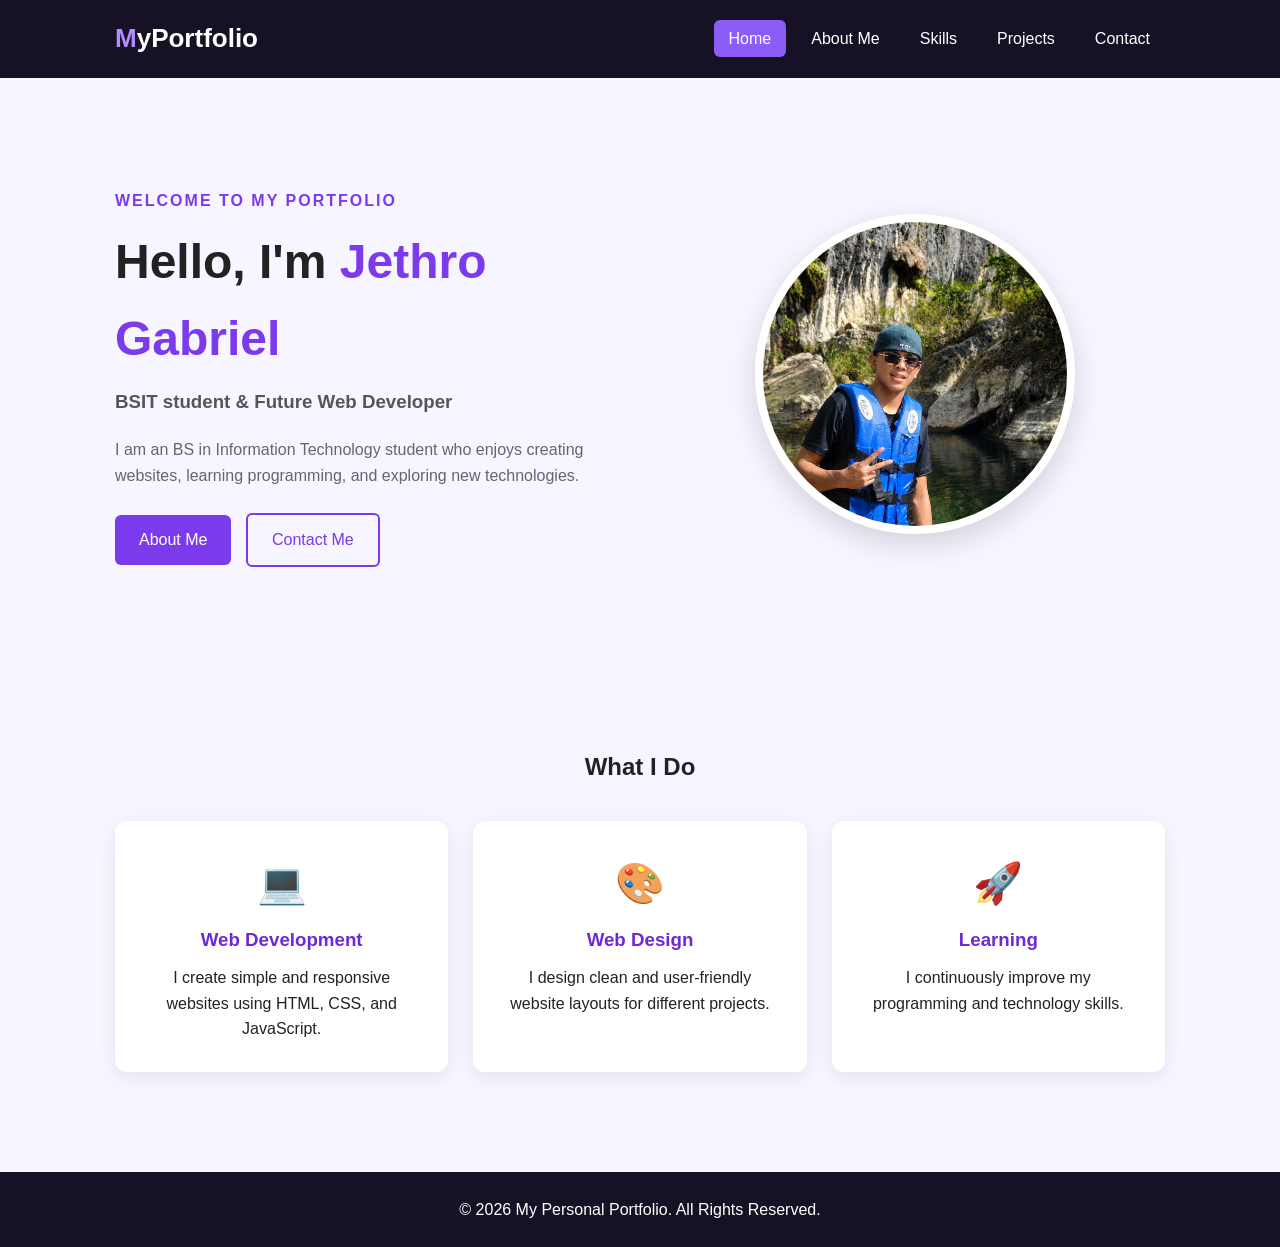
<file: index.html>
<!DOCTYPE html>
<html lang="en">
<head>
    <meta charset="UTF-8">
    <meta name="viewport" content="width=device-width, initial-scale=1.0">
    <title>My Portfolio | Home</title>

    <link rel="stylesheet" href="style.css">
</head>

<body>

<header>
    <nav class="navbar">
        <h1 class="logo">MyPortfolio</h1>

        <button class="menu-btn" onclick="toggleMenu()">☰</button>

        <ul id="navMenu">
            <li><a href="index.html" class="active">Home</a></li>
            <li><a href="about.html">About Me</a></li>
            <li><a href="skills.html">Skills</a></li>
            <li><a href="projects.html">Projects</a></li>
            <li><a href="contact.html">Contact</a></li>
        </ul>
    </nav>
</header>

<main>

<section class="hero">

    <div class="hero-text">
        <p class="welcome">WELCOME TO MY PORTFOLIO</p>

        <h2>Hello, I'm <span>Jethro Gabriel</span></h2>

        <h3>BSIT student & Future Web Developer</h3>

        <p>
            I am an BS in Information Technology student
            who enjoys creating websites, learning programming,
            and exploring new technologies.
        </p>

        <div class="buttons">
            <a href="about.html" class="btn">About Me</a>
            <a href="contact.html" class="btn outline">Contact Me</a>
        </div>
    </div>

    <div class="hero-image">
        <img src="jethro.jpg.jpg" alt="My Profile Picture">
    </div>

</section>

<section class="quick-section">

    <h2>What I Do</h2>

    <div class="cards">

        <div class="card">
            <div class="icon">💻</div>
            <h3>Web Development</h3>
            <p>
                I create simple and responsive websites
                using HTML, CSS, and JavaScript.
            </p>
        </div>

        <div class="card">
            <div class="icon">🎨</div>
            <h3>Web Design</h3>
            <p>
                I design clean and user-friendly website layouts
                for different projects.
            </p>
        </div>

        <div class="card">
            <div class="icon">🚀</div>
            <h3>Learning</h3>
            <p>
                I continuously improve my programming and
                technology skills.
            </p>
        </div>

    </div>

</section>

</main>

<footer>
    <p>© 2026 My Personal Portfolio. All Rights Reserved.</p>
</footer>

<script src="script.js"></script>

</body>
</html>
</file>
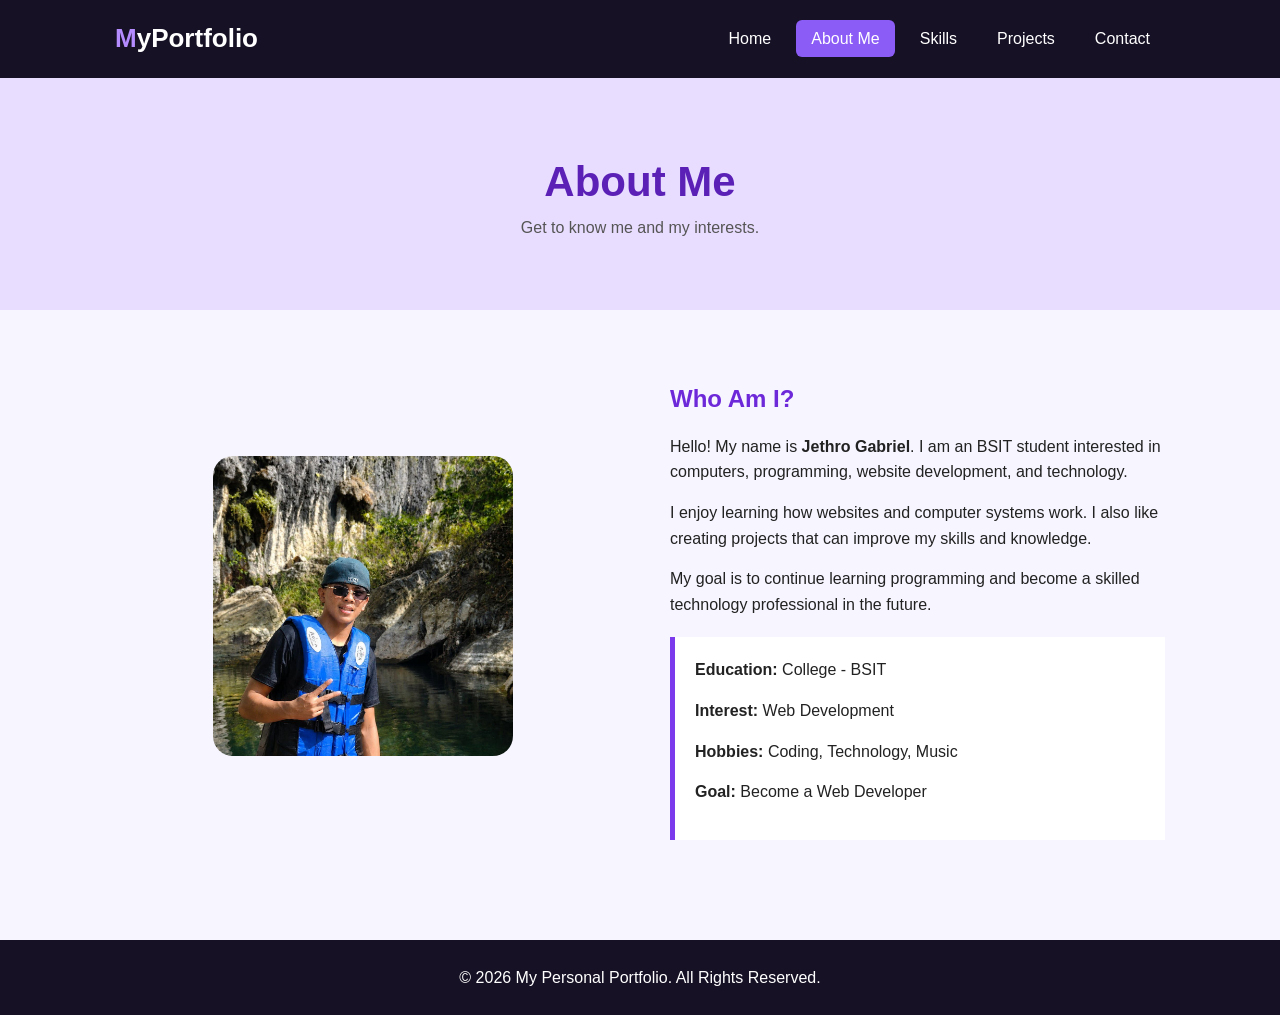
<file: about.html>
<!DOCTYPE html>
<html lang="en">
<head>
    <meta charset="UTF-8">
    <meta name="viewport" content="width=device-width, initial-scale=1.0">

    <title>About Me | My Portfolio</title>

    <link rel="stylesheet" href="style.css">
</head>

<body>

<header>
    <nav class="navbar">

        <h1 class="logo">MyPortfolio</h1>

        <button class="menu-btn" onclick="toggleMenu()">☰</button>

        <ul id="navMenu">
            <li><a href="index.html">Home</a></li>
            <li><a href="about.html" class="active">About Me</a></li>
            <li><a href="skills.html">Skills</a></li>
            <li><a href="projects.html">Projects</a></li>
            <li><a href="contact.html">Contact</a></li>
        </ul>

    </nav>
</header>

<main>

<section class="page-header">
    <h2>About Me</h2>
    <p>Get to know me and my interests.</p>
</section>

<section class="about-section">

    <div class="about-image">
        <img src="jethro.jpg.jpg" alt="Profile Picture">
    </div>

    <div class="about-text">

        <h2>Who Am I?</h2>

        <p>
            Hello! My name is <strong>Jethro Gabriel</strong>.
            I am an BSIT student interested in computers,
            programming, website development, and technology.
        </p>

        <p>
            I enjoy learning how websites and computer systems
            work. I also like creating projects that can improve
            my skills and knowledge.
        </p>

        <p>
            My goal is to continue learning programming and
            become a skilled technology professional in the future.
        </p>

        <div class="info-box">
            <p><strong>Education:</strong> College - BSIT</p>
            <p><strong>Interest:</strong> Web Development</p>
            <p><strong>Hobbies:</strong> Coding, Technology, Music</p>
            <p><strong>Goal:</strong> Become a Web Developer</p>
        </div>

    </div>

</section>

</main>

<footer>
    <p>© 2026 My Personal Portfolio. All Rights Reserved.</p>
</footer>

<script src="script.js"></script>

</body>
</html>
</file>
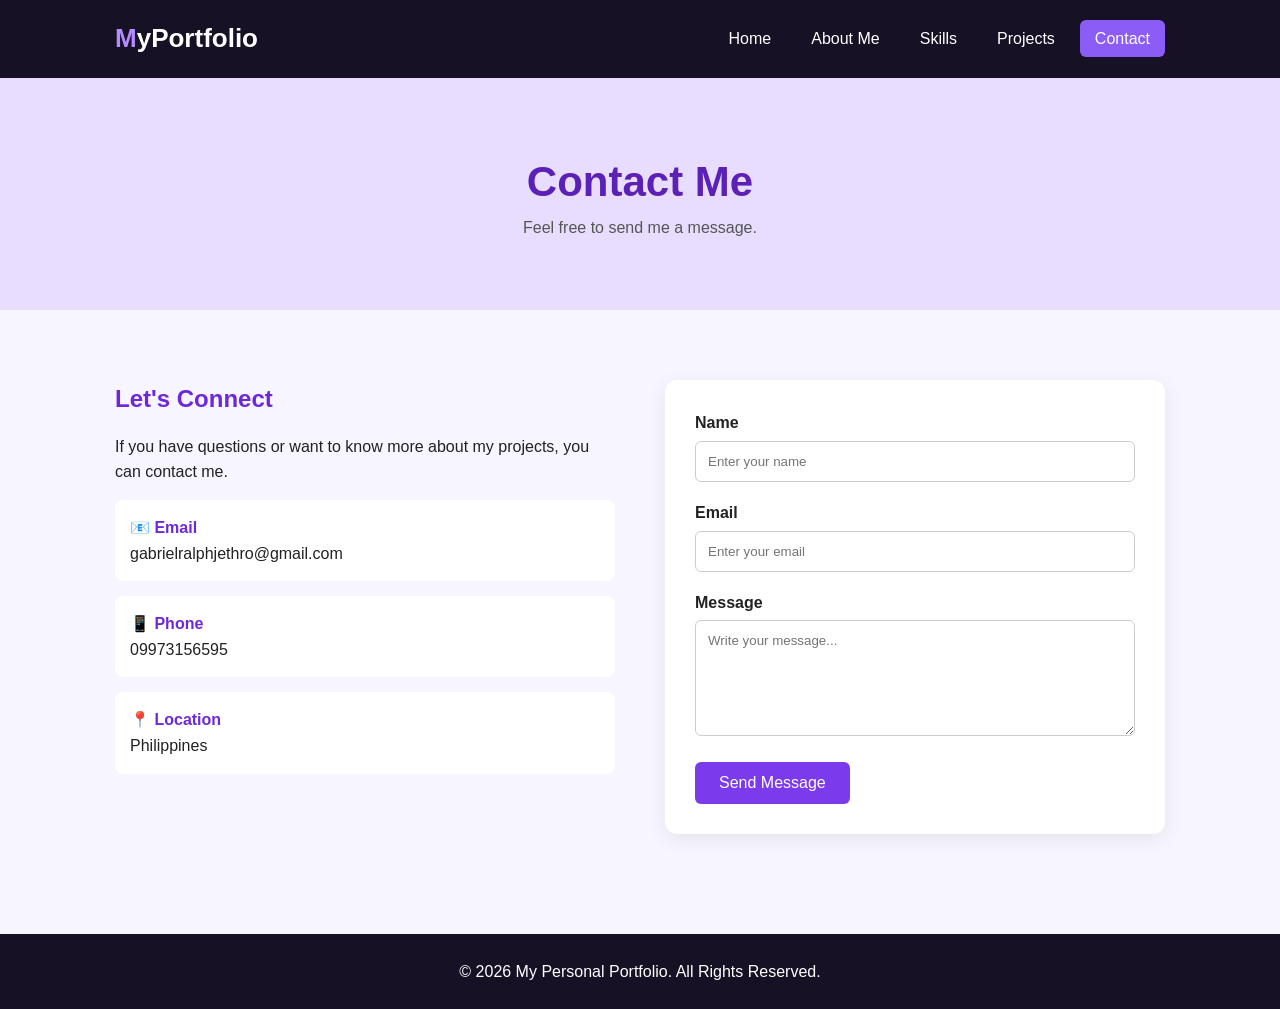
<file: contact.html>
<!DOCTYPE html>
<html lang="en">

<head>

    <meta charset="UTF-8">

    <meta name="viewport"
          content="width=device-width, initial-scale=1.0">

    <title>Contact | My Portfolio</title>

    <link rel="stylesheet" href="style.css">

</head>

<body>

<header>

    <nav class="navbar">

        <h1 class="logo">MyPortfolio</h1>

        <button class="menu-btn" onclick="toggleMenu()">☰</button>

        <ul id="navMenu">

            <li><a href="index.html">Home</a></li>
            <li><a href="about.html">About Me</a></li>
            <li><a href="skills.html">Skills</a></li>
            <li><a href="projects.html">Projects</a></li>
            <li><a href="contact.html" class="active">Contact</a></li>

        </ul>

    </nav>

</header>

<main>

<section class="page-header">

    <h2>Contact Me</h2>

    <p>Feel free to send me a message.</p>

</section>

<section class="contact-section">

    <div class="contact-info">

        <h2>Let's Connect</h2>

        <p>
            If you have questions or want to know more
            about my projects, you can contact me.
        </p>

        <div class="contact-item">
            <strong>📧 Email</strong>
            <p>gabrielralphjethro@gmail.com</p>
        </div>

        <div class="contact-item">
            <strong>📱 Phone</strong>
            <p>09973156595</p>
        </div>

        <div class="contact-item">
            <strong>📍 Location</strong>
            <p>Philippines</p>
        </div>

    </div>


    <form id="contactForm">

        <label for="name">Name</label>

        <input
            type="text"
            id="name"
            placeholder="Enter your name"
            required
        >


        <label for="email">Email</label>

        <input
            type="email"
            id="email"
            placeholder="Enter your email"
            required
        >


        <label for="message">Message</label>

        <textarea
            id="message"
            rows="6"
            placeholder="Write your message..."
            required
        ></textarea>


        <button type="submit" class="btn">
            Send Message
        </button>

    </form>

</section>

</main>

<footer>

    <p>© 2026 My Personal Portfolio. All Rights Reserved.</p>

</footer>

<script src="script.js"></script>

</body>

</html>
</file>
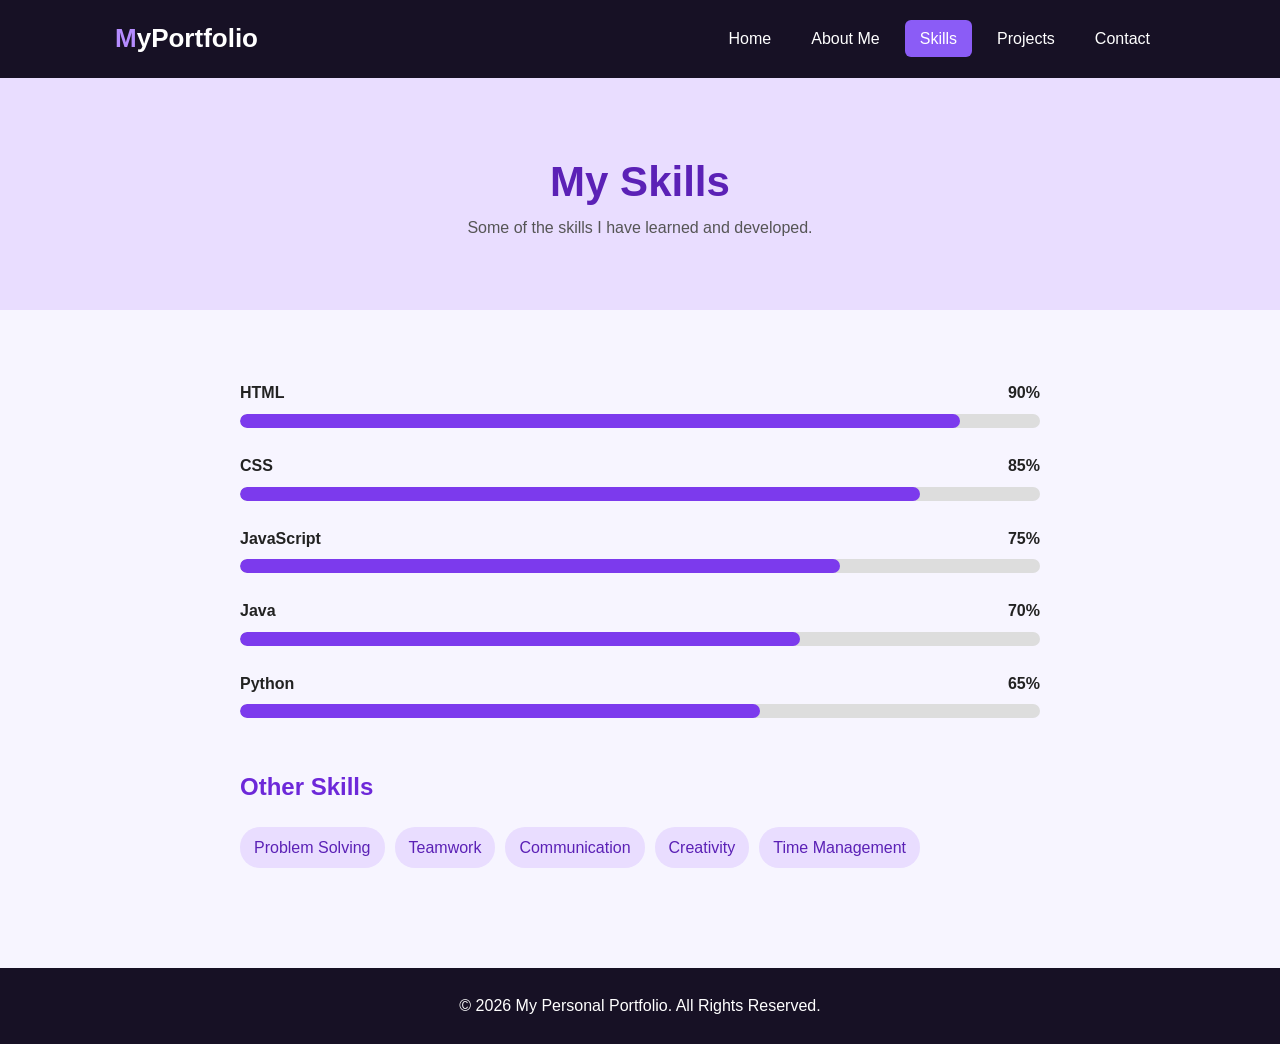
<file: skills.html>
<!DOCTYPE html>
<html lang="en">
<head>

    <meta charset="UTF-8">
    <meta name="viewport" content="width=device-width, initial-scale=1.0">

    <title>Skills | My Portfolio</title>

    <link rel="stylesheet" href="style.css">

</head>

<body>

<header>

    <nav class="navbar">

        <h1 class="logo">MyPortfolio</h1>

        <button class="menu-btn" onclick="toggleMenu()">☰</button>

        <ul id="navMenu">

            <li><a href="index.html">Home</a></li>
            <li><a href="about.html">About Me</a></li>
            <li><a href="skills.html" class="active">Skills</a></li>
            <li><a href="projects.html">Projects</a></li>
            <li><a href="contact.html">Contact</a></li>

        </ul>

    </nav>

</header>

<main>

<section class="page-header">

    <h2>My Skills</h2>

    <p>Some of the skills I have learned and developed.</p>

</section>

<section class="skills-section">

    <div class="skill">

        <div class="skill-title">
            <span>HTML</span>
            <span>90%</span>
        </div>

        <div class="progress">
            <div class="progress-bar html"></div>
        </div>

    </div>


    <div class="skill">

        <div class="skill-title">
            <span>CSS</span>
            <span>85%</span>
        </div>

        <div class="progress">
            <div class="progress-bar css"></div>
        </div>

    </div>


    <div class="skill">

        <div class="skill-title">
            <span>JavaScript</span>
            <span>75%</span>
        </div>

        <div class="progress">
            <div class="progress-bar javascript"></div>
        </div>

    </div>


    <div class="skill">

        <div class="skill-title">
            <span>Java</span>
            <span>70%</span>
        </div>

        <div class="progress">
            <div class="progress-bar java"></div>
        </div>

    </div>


    <div class="skill">

        <div class="skill-title">
            <span>Python</span>
            <span>65%</span>
        </div>

        <div class="progress">

            <div class="progress-bar python"></div>

        </div>

    </div>


    <div class="other-skills">

        <h2>Other Skills</h2>

        <div class="skill-tags">

            <span>Problem Solving</span>
            <span>Teamwork</span>
            <span>Communication</span>
            <span>Creativity</span>
            <span>Time Management</span>

        </div>

    </div>

</section>

</main>

<footer>

    <p>© 2026 My Personal Portfolio. All Rights Reserved.</p>

</footer>

<script src="script.js"></script>

</body>
</html>
</file>
<file: style.css>
* {
    margin: 0;
    padding: 0;
    box-sizing: border-box;
}

html {
    scroll-behavior: smooth;
}

body {
    font-family: Arial, sans-serif;
    background: #f7f5ff;
    color: #222;
    line-height: 1.6;
}

/* NAVIGATION */

header {
    background: #171125;
    position: sticky;
    top: 0;
    z-index: 1000;
}

.navbar {
    max-width: 1100px;
    margin: auto;
    padding: 18px 25px;

    display: flex;
    align-items: center;
    justify-content: space-between;
}

.logo {
    color: white;
    font-size: 26px;
}

.logo::first-letter {
    color: #b58cff;
}

.navbar ul {
    display: flex;
    list-style: none;
    gap: 10px;
}

.navbar a {
    color: white;
    text-decoration: none;
    padding: 10px 15px;
    border-radius: 6px;
    transition: 0.3s;
}

.navbar a:hover,
.navbar a.active {
    background: #8b5cf6;
}

.menu-btn {
    display: none;
    background: none;
    color: white;
    border: none;
    font-size: 28px;
    cursor: pointer;
}

/* HERO */

.hero {
    max-width: 1100px;
    min-height: 600px;
    margin: auto;
    padding: 70px 25px;

    display: flex;
    align-items: center;
    justify-content: space-between;
    gap: 50px;
}

.hero-text {
    flex: 1;
}

.welcome {
    color: #7c3aed;
    font-weight: bold;
    letter-spacing: 2px;
}

.hero h2 {
    font-size: 48px;
    margin: 10px 0;
}

.hero h2 span {
    color: #7c3aed;
}

.hero h3 {
    color: #555;
    margin-bottom: 20px;
}

.hero-text > p:not(.welcome) {
    max-width: 600px;
    color: #666;
}

.hero-image {
    flex: 1;
    text-align: center;
}

.hero-image img {
    width: 320px;
    height: 320px;
    object-fit: cover;

    border-radius: 50%;

    border: 8px solid white;

    box-shadow: 0 10px 30px rgba(0,0,0,0.15);
}

/* BUTTONS */

.buttons {
    margin-top: 25px;
}

.btn {
    display: inline-block;

    background: #7c3aed;
    color: white;

    padding: 12px 24px;

    border: none;
    border-radius: 6px;

    text-decoration: none;
    cursor: pointer;

    font-size: 16px;

    transition: 0.3s;
}

.btn:hover {
    background: #5b21b6;
    transform: translateY(-2px);
}

.btn.outline {
    background: transparent;
    color: #7c3aed;
    border: 2px solid #7c3aed;
    margin-left: 10px;
}

.btn.outline:hover {
    background: #7c3aed;
    color: white;
}

/* GENERAL SECTIONS */

.quick-section,
.skills-section,
.projects-section,
.contact-section,
.about-section {
    max-width: 1100px;
    margin: auto;
    padding: 70px 25px;
}

.quick-section > h2 {
    text-align: center;
    margin-bottom: 35px;
}

/* CARDS */

.cards {
    display: grid;
    grid-template-columns: repeat(3, 1fr);
    gap: 25px;
}

.card {
    background: white;
    padding: 30px;
    border-radius: 12px;
    text-align: center;

    box-shadow: 0 5px 20px rgba(0,0,0,0.08);

    transition: 0.3s;
}

.card:hover {
    transform: translateY(-8px);
}

.icon {
    font-size: 40px;
    margin-bottom: 10px;
}

.card h3 {
    color: #6d28d9;
    margin-bottom: 10px;
}

/* PAGE HEADER */

.page-header {
    background: #e9ddff;
    text-align: center;
    padding: 70px 20px;
}

.page-header h2 {
    font-size: 42px;
    color: #5b21b6;
}

.page-header p {
    color: #555;
}

/* ABOUT */

.about-section {
    display: flex;
    align-items: center;
    gap: 60px;
}

.about-image {
    flex: 1;
    text-align: center;
}

.about-image img {
    width: 300px;
    height: 300px;
    object-fit: cover;
    border-radius: 20px;
}

.about-text {
    flex: 1;
}

.about-text h2 {
    color: #6d28d9;
    margin-bottom: 15px;
}

.about-text p {
    margin-bottom: 15px;
}

.info-box {
    background: white;
    padding: 20px;
    border-left: 5px solid #7c3aed;
    margin-top: 20px;
}

/* SKILLS */

.skills-section {
    max-width: 850px;
}

.skill {
    margin-bottom: 25px;
}

.skill-title {
    display: flex;
    justify-content: space-between;
    font-weight: bold;
    margin-bottom: 8px;
}

.progress {
    height: 14px;
    background: #ddd;
    border-radius: 20px;
    overflow: hidden;
}

.progress-bar {
    height: 100%;
    background: #7c3aed;
    border-radius: 20px;
}

.progress-bar.html {
    width: 90%;
}

.progress-bar.css {
    width: 85%;
}

.progress-bar.javascript {
    width: 75%;
}

.progress-bar.java {
    width: 70%;
}

.progress-bar.python {
    width: 65%;
}

.other-skills {
    margin-top: 50px;
}

.other-skills h2 {
    color: #6d28d9;
    margin-bottom: 20px;
}

.skill-tags {
    display: flex;
    flex-wrap: wrap;
    gap: 10px;
}

.skill-tags span,
.project-tech span {
    background: #e9ddff;
    color: #5b21b6;
    padding: 8px 14px;
    border-radius: 20px;
}

/* PROJECTS */

.projects-section {
    display: grid;
    grid-template-columns: repeat(3, 1fr);
    gap: 25px;
}

.project-card {
    background: white;
    border-radius: 12px;
    overflow: hidden;

    box-shadow: 0 5px 20px rgba(0,0,0,0.08);

    transition: 0.3s;
}

.project-card:hover {
    transform: translateY(-8px);
}

.project-card img {
    width: 100%;
    height: 200px;
    object-fit: cover;
}

.project-content {
    padding: 25px;
}

.project-content h3 {
    color: #6d28d9;
    margin-bottom: 10px;
}

.project-tech {
    display: flex;
    flex-wrap: wrap;
    gap: 8px;
    margin-top: 15px;
}

.project-tech span {
    font-size: 13px;
    padding: 5px 10px;
}

/* CONTACT */

.contact-section {
    display: grid;
    grid-template-columns: 1fr 1fr;
    gap: 50px;
}

.contact-info h2 {
    color: #6d28d9;
    margin-bottom: 15px;
}

.contact-item {
    background: white;
    padding: 15px;
    margin-top: 15px;
    border-radius: 8px;
}

.contact-item strong {
    color: #6d28d9;
}

form {
    background: white;
    padding: 30px;
    border-radius: 12px;

    box-shadow: 0 5px 20px rgba(0,0,0,0.08);
}

form label {
    display: block;
    margin-bottom: 5px;
    font-weight: bold;
}

form input,
form textarea {
    width: 100%;
    padding: 12px;

    border: 1px solid #ccc;
    border-radius: 6px;

    margin-bottom: 18px;

    font-family: Arial, sans-serif;
}

form input:focus,
form textarea:focus {
    outline: 2px solid #a78bfa;
}

/* FOOTER */

footer {
    background: #171125;
    color: white;
    text-align: center;
    padding: 25px;
    margin-top: 30px;
}

/* RESPONSIVE */

@media (max-width: 768px) {

    .menu-btn {
        display: block;
    }

    .navbar ul {
        display: none;
        position: absolute;
        top: 70px;
        left: 0;

        width: 100%;

        background: #171125;

        flex-direction: column;
        padding: 15px;
    }

    .navbar ul.show {
        display: flex;
    }

    .navbar a {
        display: block;
    }

    .hero {
        flex-direction: column-reverse;
        text-align: center;
        padding-top: 50px;
    }

    .hero h2 {
        font-size: 38px;
    }

    .hero-image img {
        width: 240px;
        height: 240px;
    }

    .cards {
        grid-template-columns: 1fr;
    }

    .about-section {
        flex-direction: column;
        text-align: center;
    }

    .projects-section {
        grid-template-columns: 1fr;
    }

    .contact-section {
        grid-template-columns: 1fr;
    }

    .page-header h2 {
        font-size: 34px;
    }

}

@media (max-width: 480px) {

    .hero h2 {
        font-size: 32px;
    }

    .hero-image img {
        width: 200px;
        height: 200px;
    }

    .btn {
        display: block;
        margin: 10px 0 !important;
    }

}
</file>
